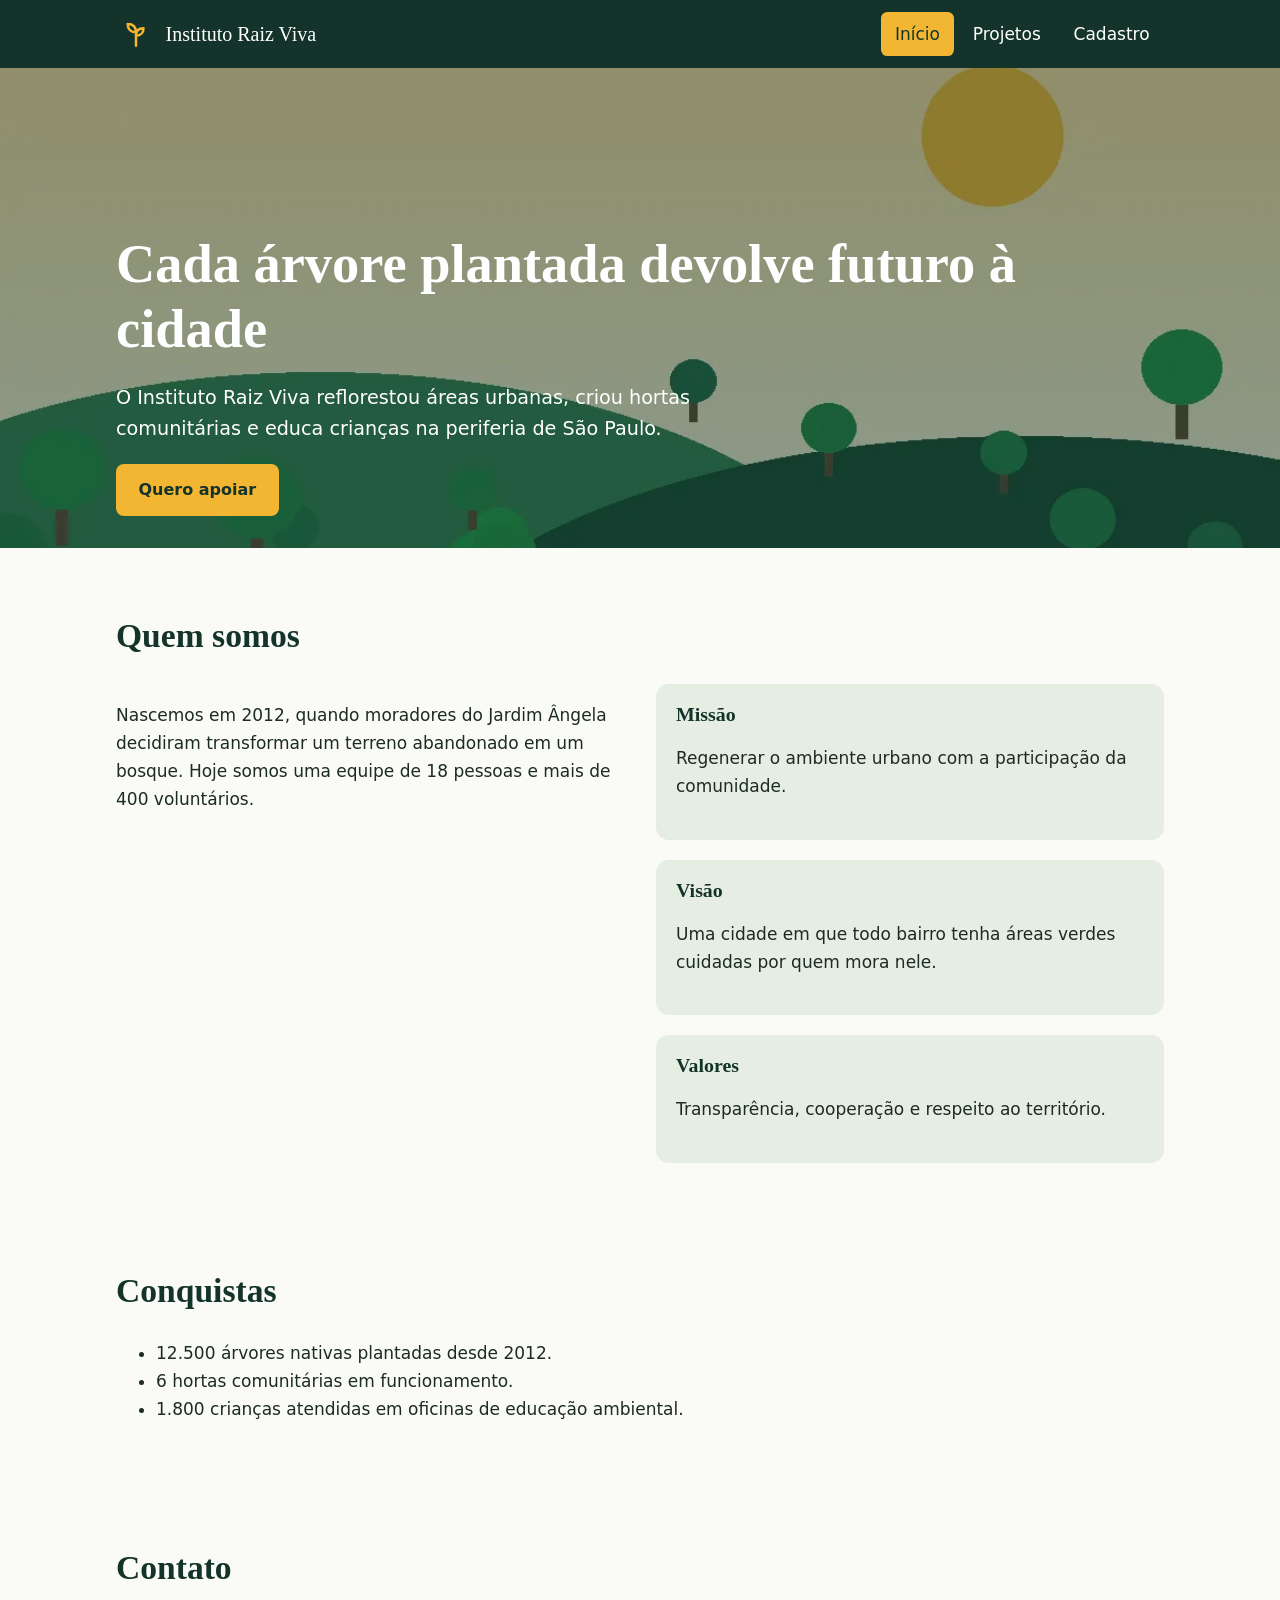
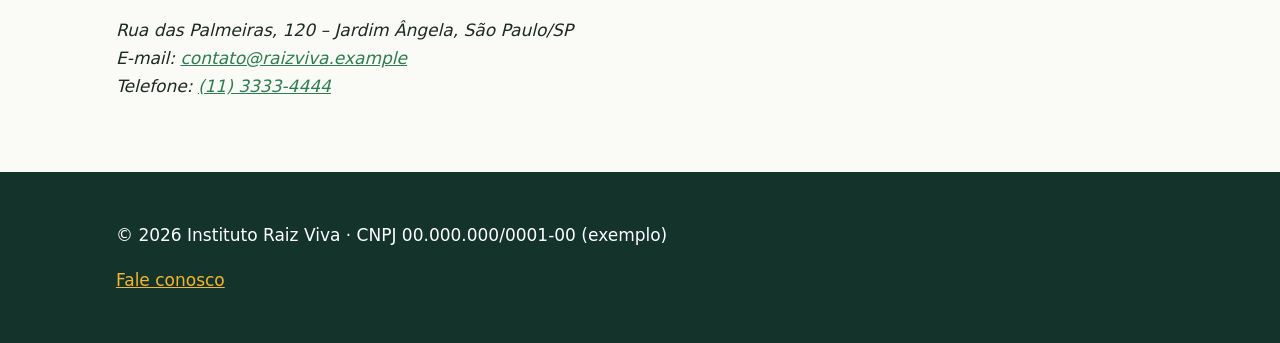
<file: index.html>
<!DOCTYPE html>
<html lang="pt-BR">
<head>
<meta charset="UTF-8">
<meta name="viewport" content="width=device-width, initial-scale=1">
<title>Início | Instituto Raiz Viva</title>
<meta name="description" content="ONG que planta florestas urbanas, ensina e conecta voluntários e doadores em São Paulo.">
<meta property="og:title" content="Início | Instituto Raiz Viva">
<meta property="og:image" content="images/hero.jpg">
<link rel="icon" href="images/logo.svg" type="image/svg+xml">
<link rel="stylesheet" href="css/style.css">
</head>
<body>
<a class="skip" href="#conteudo">Ir para o conteúdo</a>
<header class="site">
<div class="wrap">
<a class="brand" href="index.html"><img src="images/logo.svg" alt="" width="40" height="40">Instituto Raiz Viva</a>
<nav aria-label="Navegação principal">
<ul>
<li><a href="index.html" aria-current="page">Início</a></li>
<li><a href="projetos.html">Projetos</a></li>
<li><a href="cadastro.html">Cadastro</a></li>
</ul>
</nav>
</div>
</header>
<main id="conteudo">
<div class="hero">
<picture><source srcset="images/hero.webp" type="image/webp"><img src="images/hero.jpg" alt="Colinas verdes com árvores jovens sob o sol da manhã" width="1200" height="600"></picture>
<div class="wrap">
<h1>Cada árvore plantada devolve futuro à cidade</h1>
<p>O Instituto Raiz Viva reflorestou áreas urbanas, criou hortas comunitárias e educa crianças na periferia de São Paulo.</p>
<a class="btn" href="projetos.html#doar">Quero apoiar</a>
</div>
</div>
<div class="wrap">
<section aria-labelledby="sobre">
<h2 id="sobre">Quem somos</h2>
<div class="split">
<p>Nascemos em 2012, quando moradores do Jardim Ângela decidiram transformar um terreno abandonado em um bosque. Hoje somos uma equipe de 18 pessoas e mais de 400 voluntários.</p>
<div class="grid c3" style="grid-template-columns:1fr">
<article class="card"><div class="body"><h3>Missão</h3><p>Regenerar o ambiente urbano com a participação da comunidade.</p></div></article>
<article class="card"><div class="body"><h3>Visão</h3><p>Uma cidade em que todo bairro tenha áreas verdes cuidadas por quem mora nele.</p></div></article>
<article class="card"><div class="body"><h3>Valores</h3><p>Transparência, cooperação e respeito ao território.</p></div></article>
</div>
</div>
</section>
<section aria-labelledby="conquistas">
<h2 id="conquistas">Conquistas</h2>
<ul>
<li>12.500 árvores nativas plantadas desde 2012.</li>
<li>6 hortas comunitárias em funcionamento.</li>
<li>1.800 crianças atendidas em oficinas de educação ambiental.</li>
</ul>
</section>
<section aria-labelledby="contato-titulo" id="contato">
<h2 id="contato-titulo">Contato</h2>
<address>
Rua das Palmeiras, 120 &ndash; Jardim Ângela, São Paulo/SP<br>
E-mail: <a href="mailto:contato@raizviva.example">contato@raizviva.example</a><br>
Telefone: <a href="tel:+551133334444">(11) 3333-4444</a>
</address>
</section>
</div>
</main>
<footer class="site">
<div class="wrap">
<p>&copy; 2026 Instituto Raiz Viva &middot; CNPJ 00.000.000/0001-00 (exemplo)</p>
<p><a href="index.html#contato">Fale conosco</a></p>
</div>
</footer>
</body>
</html>
</file>
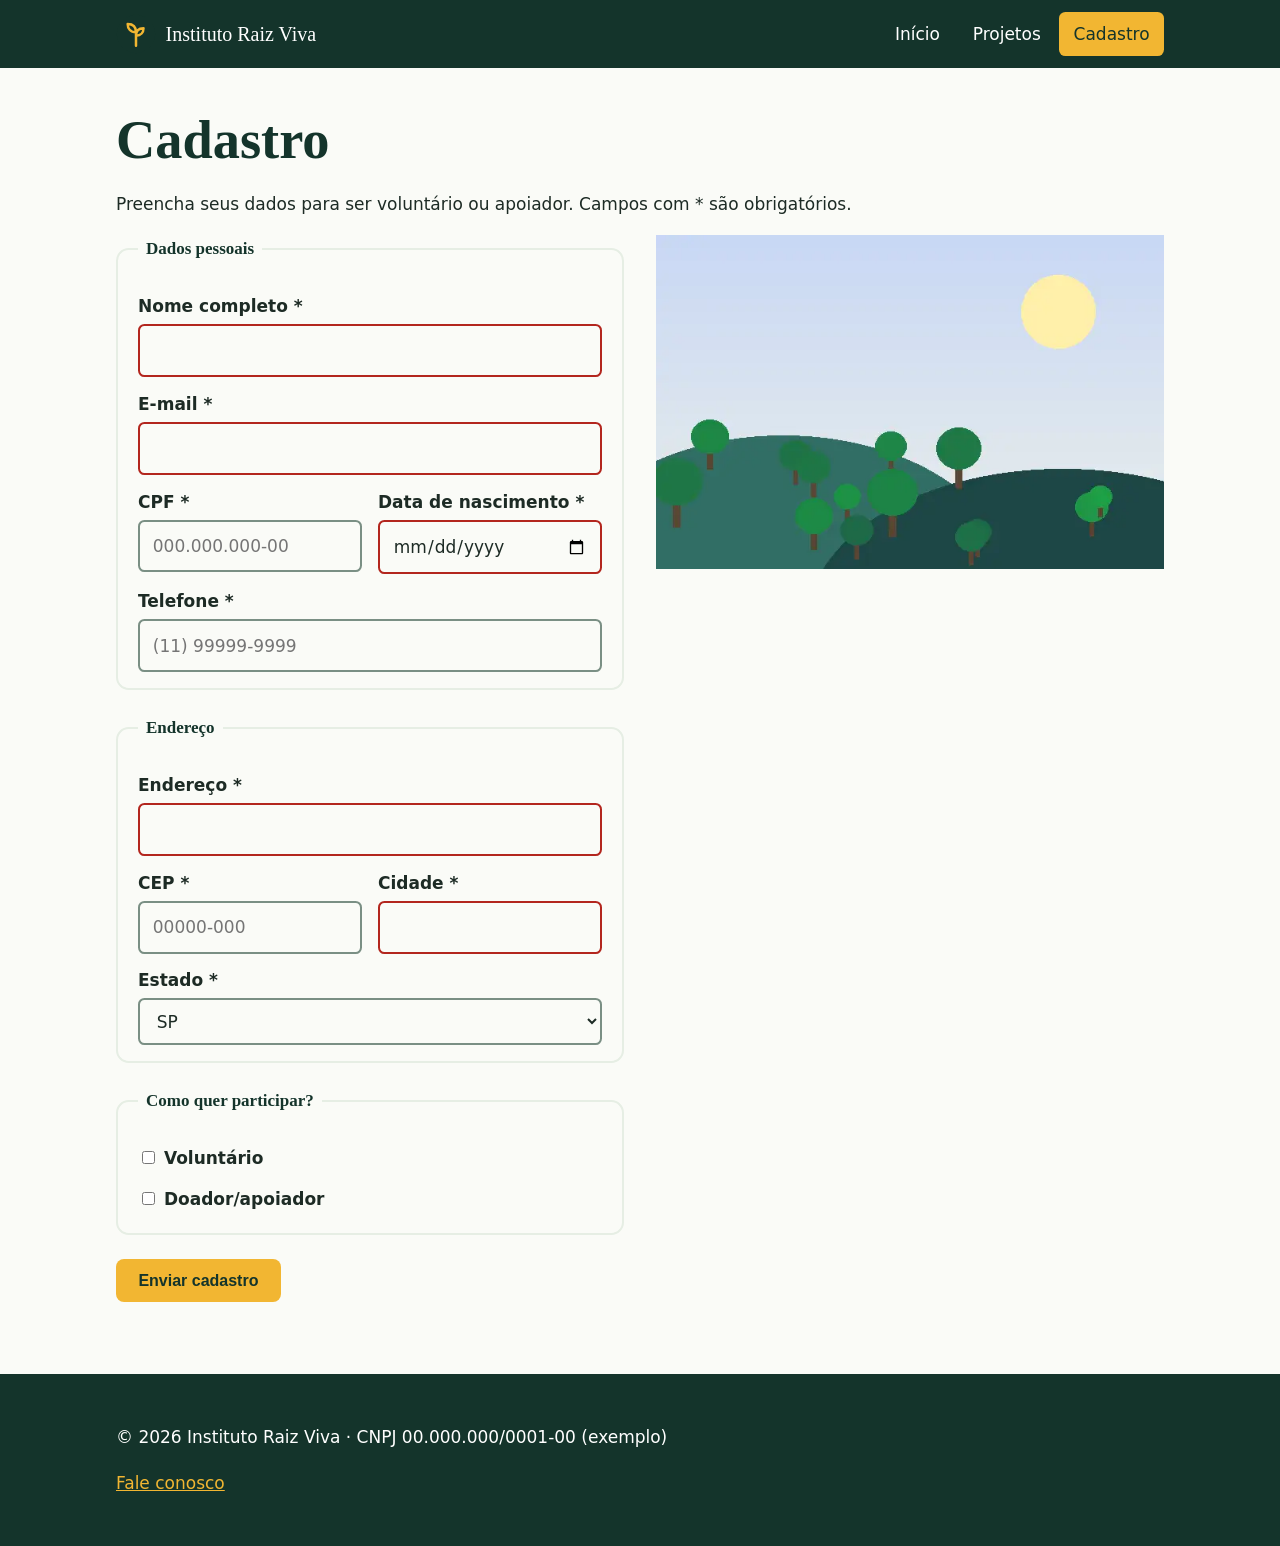
<file: cadastro.html>
<!DOCTYPE html>
<html lang="pt-BR">
<head>
<meta charset="UTF-8">
<meta name="viewport" content="width=device-width, initial-scale=1">
<title>Cadastro | Instituto Raiz Viva</title>
<meta name="description" content="Cadastre-se como voluntário ou apoiador do Instituto Raiz Viva.">
<meta property="og:title" content="Cadastro | Instituto Raiz Viva">
<meta property="og:image" content="images/hero.jpg">
<link rel="icon" href="images/logo.svg" type="image/svg+xml">
<link rel="stylesheet" href="css/style.css">
</head>
<body>
<a class="skip" href="#conteudo">Ir para o conteúdo</a>
<header class="site">
<div class="wrap">
<a class="brand" href="index.html"><img src="images/logo.svg" alt="" width="40" height="40">Instituto Raiz Viva</a>
<nav aria-label="Navegação principal">
<ul>
<li><a href="index.html">Início</a></li>
<li><a href="projetos.html">Projetos</a></li>
<li><a href="cadastro.html" aria-current="page">Cadastro</a></li>
</ul>
</nav>
</div>
</header>
<main id="conteudo">
<div class="wrap">
<section aria-labelledby="cad">
<h1 id="cad">Cadastro</h1>
<p>Preencha seus dados para ser voluntário ou apoiador. Campos com * são obrigatórios.</p>
<div class="split">
<div id="mensagem" class="aviso" role="status" aria-live="polite" hidden></div>
<form action="#" method="post" id="form-cadastro">
<fieldset>
<legend>Dados pessoais</legend>
<label for="nome">Nome completo *</label>
<input type="text" id="nome" name="nome" required minlength="5" autocomplete="name">
<label for="email">E-mail *</label>
<input type="email" id="email" name="email" required autocomplete="email">
<div class="cols">
<div><label for="cpf">CPF *</label>
<input type="text" id="cpf" name="cpf" required inputmode="numeric" placeholder="000.000.000-00" pattern="\d{3}\.?\d{3}\.?\d{3}-?\d{2}" data-mascara="cpf" maxlength="14"></div>
<div><label for="nascimento">Data de nascimento *</label>
<input type="date" id="nascimento" name="nascimento" required max="2008-12-31" autocomplete="bday"></div>
</div>
<label for="telefone">Telefone *</label>
<input type="tel" id="telefone" name="telefone" required inputmode="tel" placeholder="(11) 99999-9999" pattern="\(?\d{2}\)?\s?\d{4,5}-?\d{4}" data-mascara="telefone" maxlength="15" autocomplete="tel">
</fieldset>
<fieldset>
<legend>Endereço</legend>
<label for="endereco">Endereço *</label>
<input type="text" id="endereco" name="endereco" required autocomplete="street-address">
<div class="cols">
<div><label for="cep">CEP *</label>
<input type="text" id="cep" name="cep" required inputmode="numeric" placeholder="00000-000" pattern="\d{5}-?\d{3}" data-mascara="cep" maxlength="9" autocomplete="postal-code"></div>
<div><label for="cidade">Cidade *</label>
<input type="text" id="cidade" name="cidade" required autocomplete="address-level2"></div>
</div>
<label for="estado">Estado *</label>
<select id="estado" name="estado" required>
<option value="AC">AC</option><option value="AL">AL</option><option value="AP">AP</option><option value="AM">AM</option><option value="BA">BA</option><option value="CE">CE</option><option value="DF">DF</option><option value="ES">ES</option><option value="GO">GO</option><option value="MA">MA</option><option value="MT">MT</option><option value="MS">MS</option><option value="MG">MG</option><option value="PA">PA</option><option value="PB">PB</option><option value="PR">PR</option><option value="PE">PE</option><option value="PI">PI</option><option value="RJ">RJ</option><option value="RN">RN</option><option value="RS">RS</option><option value="RO">RO</option><option value="RR">RR</option><option value="SC">SC</option><option value="SP" selected>SP</option><option value="SE">SE</option><option value="TO">TO</option>
</select>
</fieldset>
<fieldset>
<legend>Como quer participar?</legend>
<label><input type="checkbox" name="perfil" value="voluntario" style="width:auto"> Voluntário</label>
<label><input type="checkbox" name="perfil" value="doador" style="width:auto"> Doador/apoiador</label>
</fieldset>
<button class="btn" type="submit">Enviar cadastro</button>
</form>
<picture><source srcset="images/educacao.webp" type="image/webp"><img src="images/educacao.jpg" alt="Crianças em oficina ao ar livre, ilustração de colinas e árvores" width="640" height="420" loading="lazy"></picture>
</div>
</section>
</div>
</main>
<footer class="site">
<div class="wrap">
<p>&copy; 2026 Instituto Raiz Viva &middot; CNPJ 00.000.000/0001-00 (exemplo)</p>
<p><a href="index.html#contato">Fale conosco</a></p>
</div>
</footer>
<script src="js/mascaras.js" defer></script>
</body>
</html>
</file>
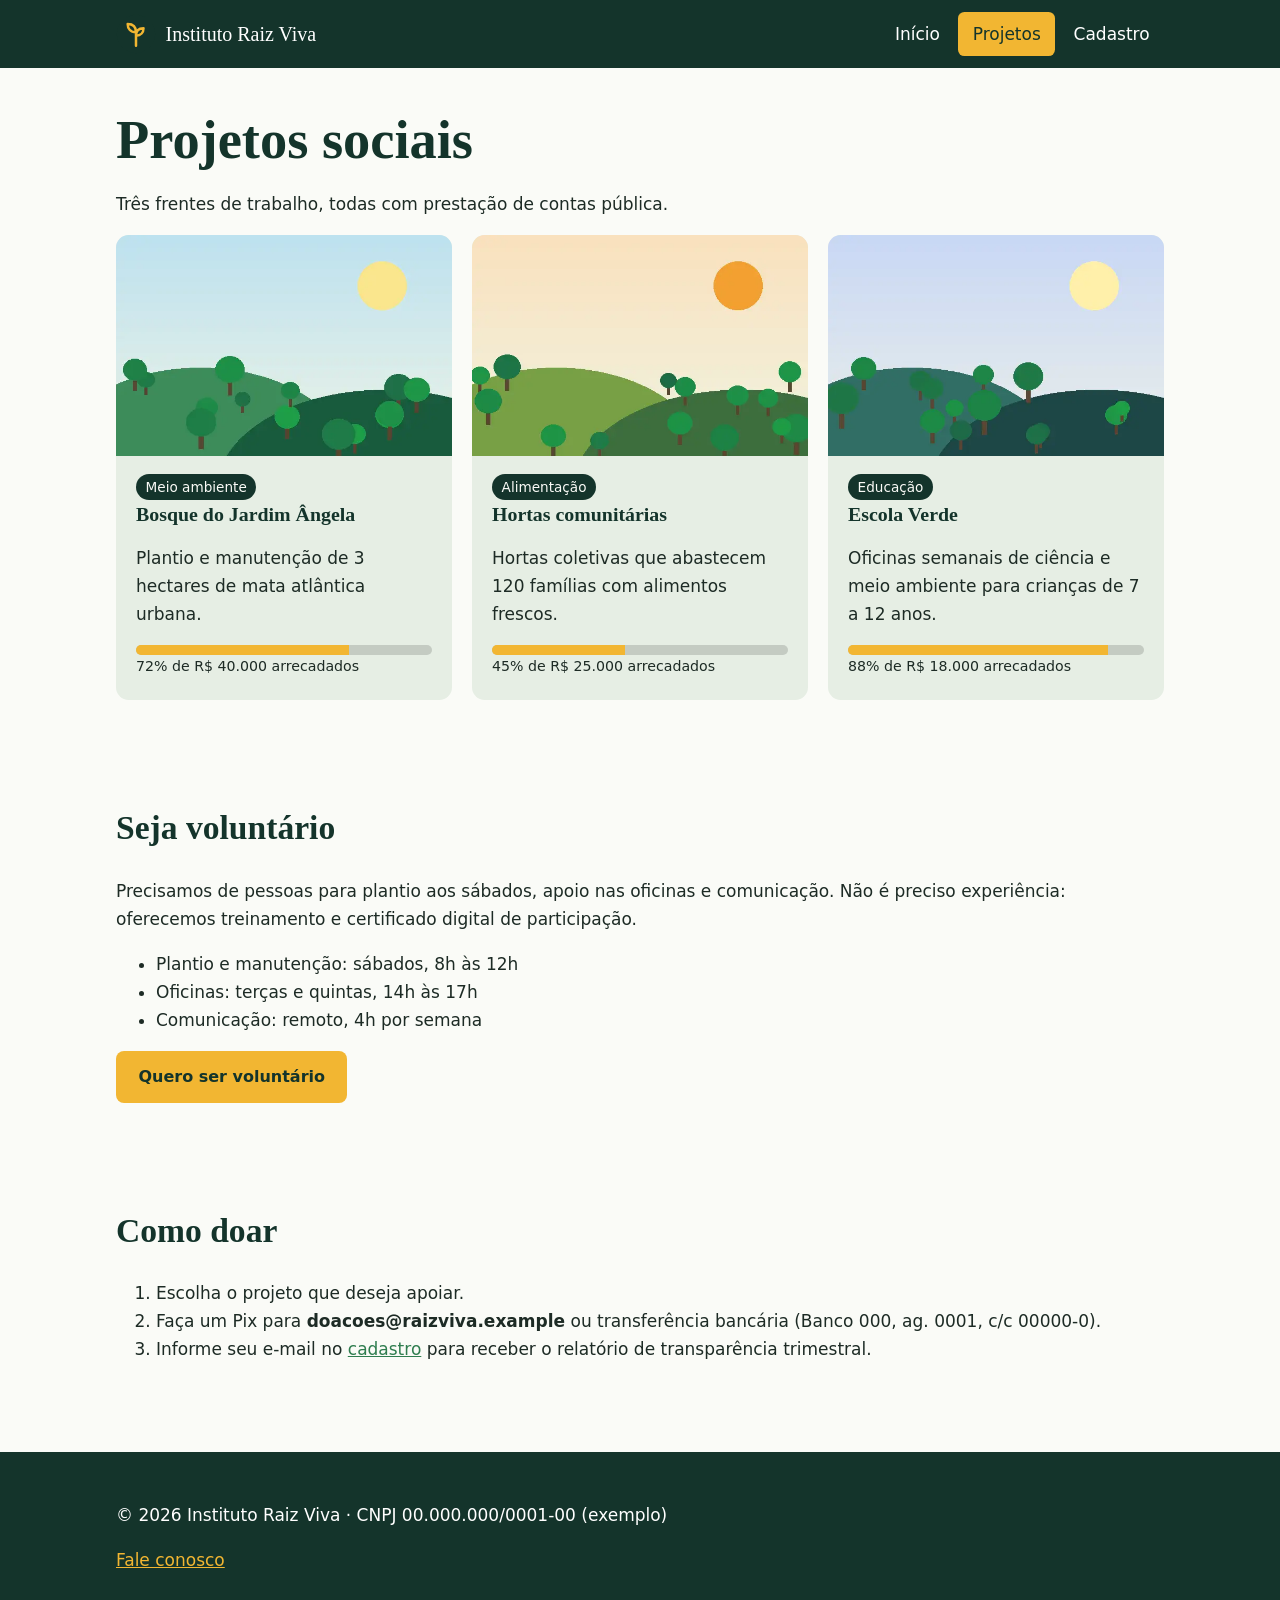
<file: projetos.html>
<!DOCTYPE html>
<html lang="pt-BR">
<head>
<meta charset="UTF-8">
<meta name="viewport" content="width=device-width, initial-scale=1">
<title>Projetos sociais | Instituto Raiz Viva</title>
<meta name="description" content="Conheça nossos projetos, seja voluntário ou faça uma doação.">
<meta property="og:title" content="Projetos sociais | Instituto Raiz Viva">
<meta property="og:image" content="images/hero.jpg">
<link rel="icon" href="images/logo.svg" type="image/svg+xml">
<link rel="stylesheet" href="css/style.css">
</head>
<body>
<a class="skip" href="#conteudo">Ir para o conteúdo</a>
<header class="site">
<div class="wrap">
<a class="brand" href="index.html"><img src="images/logo.svg" alt="" width="40" height="40">Instituto Raiz Viva</a>
<nav aria-label="Navegação principal">
<ul>
<li><a href="index.html">Início</a></li>
<li><a href="projetos.html" aria-current="page">Projetos</a></li>
<li><a href="cadastro.html">Cadastro</a></li>
</ul>
</nav>
</div>
</header>
<main id="conteudo">
<div class="wrap">
<section aria-labelledby="proj">
<h1 id="proj">Projetos sociais</h1>
<p>Três frentes de trabalho, todas com prestação de contas pública.</p>
<div class="grid c3">
<article class="card"><picture><source srcset="images/reflorestamento.webp" type="image/webp"><img src="images/reflorestamento.jpg" alt="Bosque do Jardim Ângela" width="640" height="420" loading="lazy"></picture>
<div class="body"><span class="tag">Meio ambiente</span><h3>Bosque do Jardim Ângela</h3><p>Plantio e manutenção de 3 hectares de mata atlântica urbana.</p>
<div class="meta" role="img" aria-label="72% da meta arrecadada"><span style="width:72%"></span></div>
<small style="display:block">72% de R$ 40.000 arrecadados</small></div></article>
<article class="card"><picture><source srcset="images/horta.webp" type="image/webp"><img src="images/horta.jpg" alt="Hortas comunitárias" width="640" height="420" loading="lazy"></picture>
<div class="body"><span class="tag">Alimentação</span><h3>Hortas comunitárias</h3><p>Hortas coletivas que abastecem 120 famílias com alimentos frescos.</p>
<div class="meta" role="img" aria-label="45% da meta arrecadada"><span style="width:45%"></span></div>
<small style="display:block">45% de R$ 25.000 arrecadados</small></div></article>
<article class="card"><picture><source srcset="images/educacao.webp" type="image/webp"><img src="images/educacao.jpg" alt="Escola Verde" width="640" height="420" loading="lazy"></picture>
<div class="body"><span class="tag">Educação</span><h3>Escola Verde</h3><p>Oficinas semanais de ciência e meio ambiente para crianças de 7 a 12 anos.</p>
<div class="meta" role="img" aria-label="88% da meta arrecadada"><span style="width:88%"></span></div>
<small style="display:block">88% de R$ 18.000 arrecadados</small></div></article>
</div>
</section>
<section aria-labelledby="vol">
<h2 id="vol">Seja voluntário</h2>
<p>Precisamos de pessoas para plantio aos sábados, apoio nas oficinas e comunicação. Não é preciso experiência: oferecemos treinamento e certificado digital de participação.</p>
<ul><li>Plantio e manutenção: sábados, 8h às 12h</li><li>Oficinas: terças e quintas, 14h às 17h</li><li>Comunicação: remoto, 4h por semana</li></ul>
<a class="btn" href="cadastro.html">Quero ser voluntário</a>
</section>
<section aria-labelledby="doar-titulo" id="doar">
<h2 id="doar-titulo">Como doar</h2>
<ol><li>Escolha o projeto que deseja apoiar.</li><li>Faça um Pix para <strong>doacoes@raizviva.example</strong> ou transferência bancária (Banco 000, ag. 0001, c/c 00000-0).</li><li>Informe seu e-mail no <a href="cadastro.html">cadastro</a> para receber o relatório de transparência trimestral.</li></ol>
</section>
</div>
</main>
<footer class="site">
<div class="wrap">
<p>&copy; 2026 Instituto Raiz Viva &middot; CNPJ 00.000.000/0001-00 (exemplo)</p>
<p><a href="index.html#contato">Fale conosco</a></p>
</div>
</footer>
</body>
</html>
</file>
<file: css/style.css>
:root{--ink:#14342B;--leaf:#2F7D4F;--sun:#F2B632;--paper:#FAFBF7;--mist:#E6EEE4;--text:#1d2b25;--max:68rem}
@media(prefers-color-scheme:dark){:root{--paper:#0F1F1A;--mist:#173229;--text:#E8F0EA;--ink:#E8F0EA;--leaf:#7BD3A0}}
*{box-sizing:border-box}
body{margin:0;font:1.0625rem/1.65 system-ui,-apple-system,"Segoe UI",Roboto,sans-serif;background:var(--paper);color:var(--text)}
h1,h2,h3{font-family:Georgia,"Times New Roman",serif;line-height:1.2;color:var(--ink)}
h1{font-size:clamp(2rem,6vw,3.4rem);margin:0 0 .5rem}
h2{font-size:clamp(1.5rem,4vw,2.1rem)}
img,picture{max-width:100%;height:auto;display:block}
a{color:var(--leaf)}
:focus-visible{outline:3px solid var(--sun);outline-offset:3px}
.skip{position:absolute;left:-999px}.skip:focus{left:1rem;top:1rem;background:var(--sun);color:#000;padding:.5rem 1rem;z-index:9}
.wrap{max-width:var(--max);margin:0 auto;padding:0 1.25rem}
header.site{background:#14342B;color:#fff}
header.site .wrap{display:flex;flex-wrap:wrap;align-items:center;justify-content:space-between;gap:.75rem;padding-block:.75rem}
.brand{display:flex;align-items:center;gap:.6rem;color:#fff;text-decoration:none;font-family:Georgia,serif;font-size:1.25rem}
.brand img{width:2.5rem;height:2.5rem}
nav ul{display:flex;flex-wrap:wrap;gap:.25rem;list-style:none;margin:0;padding:0}
nav a{color:#fff;text-decoration:none;padding:.5rem .9rem;border-radius:.4rem;display:block}
nav a:hover,nav a[aria-current=page]{background:var(--sun);color:#14342B}
.hero{position:relative;color:#fff;background:#14342B}
.hero picture img{width:100%;height:clamp(18rem,50vw,30rem);object-fit:cover;opacity:.55}
.hero .wrap{position:absolute;bottom:2rem;left:0;right:0}
.hero h1{color:#fff}.hero p{max-width:38rem;font-size:1.2rem}
.btn{display:inline-block;background:var(--sun);color:#14342B;font-weight:700;padding:.8rem 1.4rem;border-radius:.5rem;text-decoration:none;border:0;cursor:pointer;font-size:1rem}
.btn:hover{filter:brightness(.95)}
main section{padding:2.5rem 0}
.grid{display:grid;gap:1.25rem;grid-template-columns:1fr}
.card{background:var(--mist);border-radius:.8rem;overflow:hidden}
.card .body{padding:1rem 1.25rem 1.4rem}
.card h3{margin:.2rem 0 .4rem}
.tag{display:inline-block;font-size:.85rem;background:var(--ink);color:var(--paper);padding:.1rem .6rem;border-radius:1rem}
.meta{height:.6rem;background:rgba(0,0,0,.15);border-radius:1rem;overflow:hidden}
.meta span{display:block;height:100%;background:var(--sun)}
fieldset{border:2px solid var(--mist);border-radius:.8rem;margin:0 0 1.5rem;padding:1rem 1.25rem}
legend{font-family:Georgia,serif;font-weight:700;padding:0 .5rem;color:var(--ink)}
label{display:block;font-weight:600;margin:.8rem 0 .25rem}
input,select{width:100%;font:inherit;padding:.65rem .8rem;border:2px solid #7a8f84;border-radius:.4rem;background:var(--paper);color:var(--text)}
input:invalid:not(:placeholder-shown){border-color:#b3261e}
.cols{display:grid;gap:0 1rem;grid-template-columns:1fr}
footer.site{background:#14342B;color:#fff;padding:2rem 0;margin-top:2rem}
footer.site a{color:var(--sun)}
@media(min-width:40rem){.grid.c3{grid-template-columns:repeat(2,1fr)}.cols{grid-template-columns:1fr 1fr}}
@media(min-width:64rem){.grid.c3{grid-template-columns:repeat(3,1fr)}.split{display:grid;grid-template-columns:1fr 1fr;gap:2rem;align-items:start}}
@media(prefers-reduced-motion:reduce){*{transition:none!important}}
.aviso{background:#1F6B3F;color:#fff;padding:1rem 1.25rem;border-radius:.6rem;margin-bottom:1.5rem;font-weight:600}
.aviso[hidden]{display:none}
</file>
